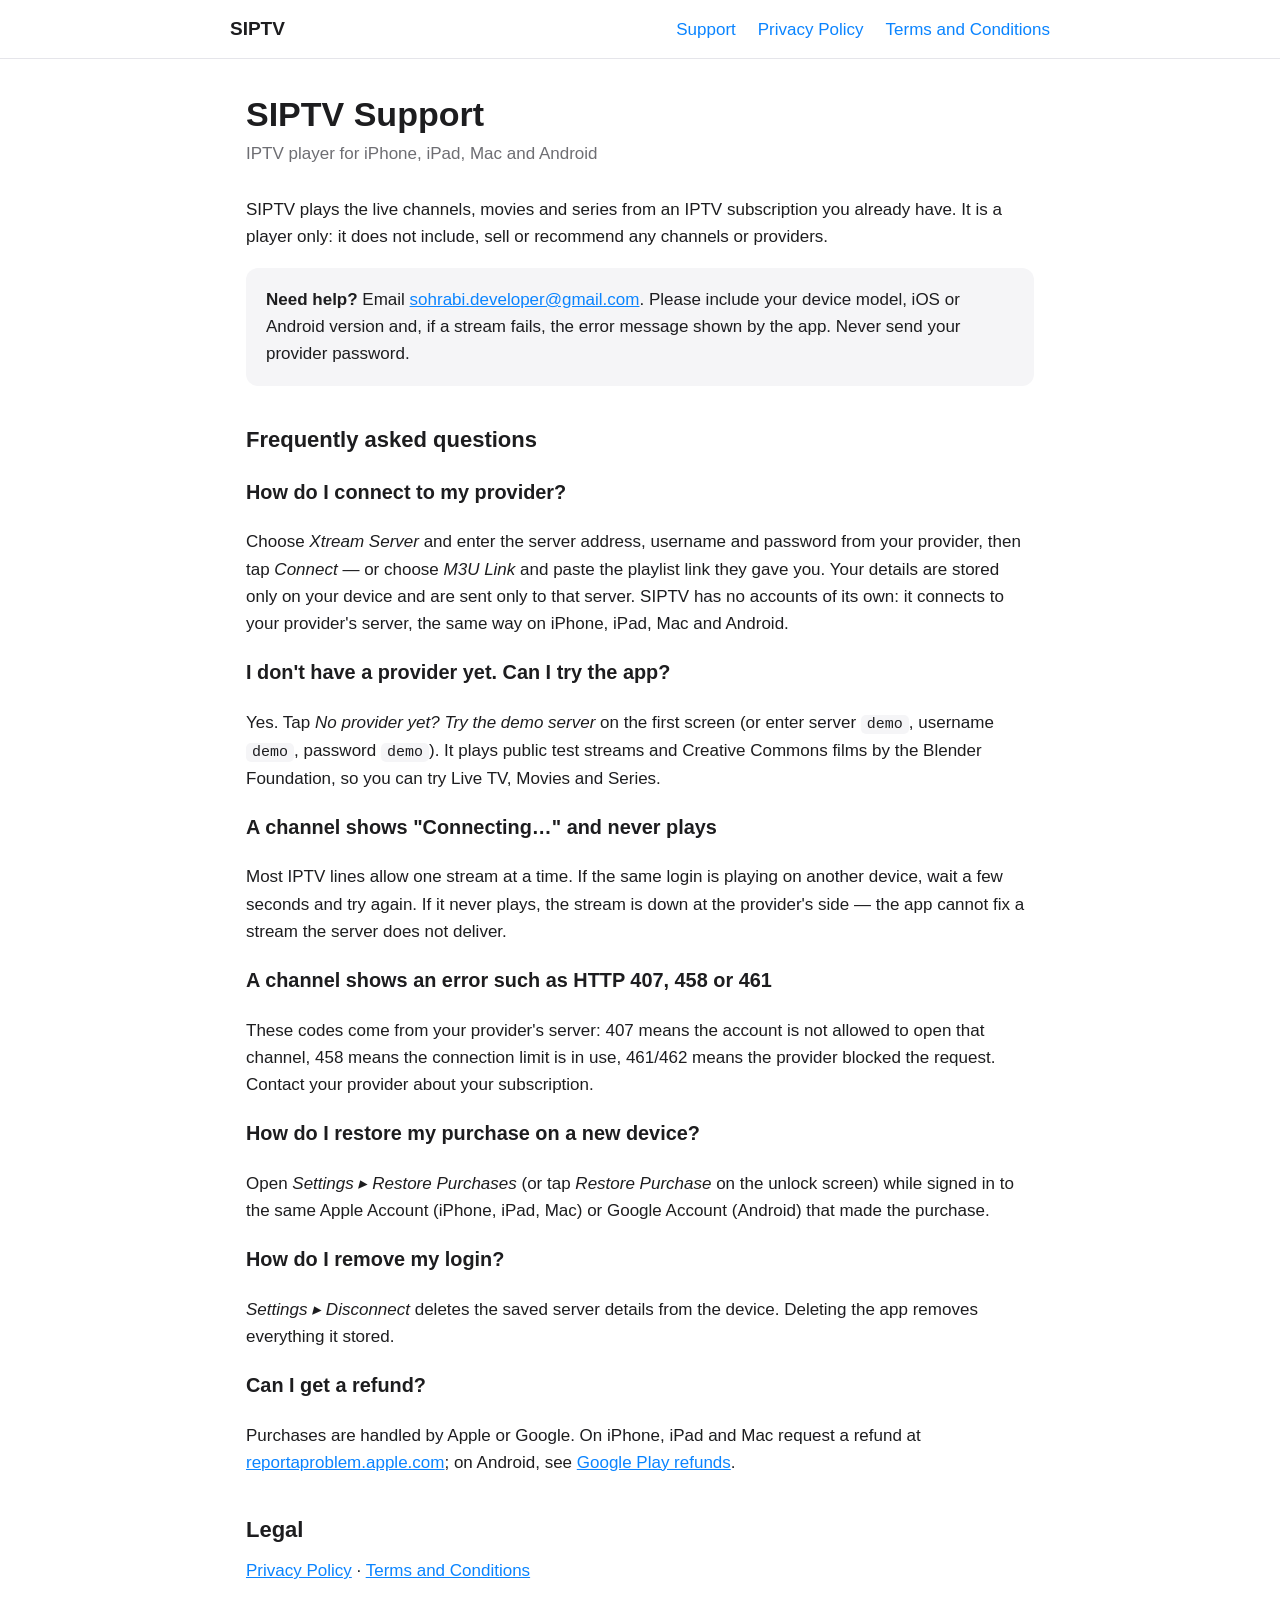
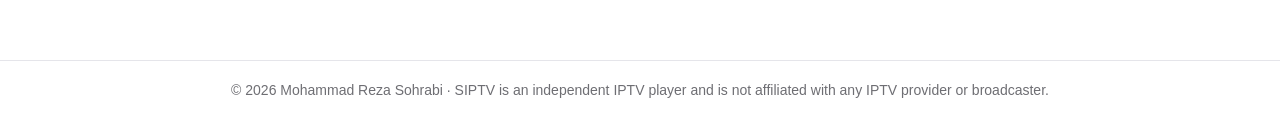
<file: index.html>
<!doctype html><html lang="en"><head><meta charset="utf-8"><meta name="viewport" content="width=device-width,initial-scale=1"><title>SIPTV Support</title><link rel="stylesheet" href="style.css"></head><body>
<header><nav><a class="brand" href="./">SIPTV</a><a href="./">Support</a><a href="privacy-policy.html">Privacy Policy</a><a href="terms-and-conditions.html">Terms and Conditions</a></nav></header>
<main>
<h1>SIPTV Support</h1>
<p class="updated">IPTV player for iPhone, iPad, Mac and Android</p>
<p>SIPTV plays the live channels, movies and series from an IPTV subscription you already have. It is a player only: it does not include, sell or recommend any channels or providers.</p>
<div class="card"><strong>Need help?</strong> Email <a href="mailto:sohrabi.developer@gmail.com">sohrabi.developer@gmail.com</a>. Please include your device model, iOS or Android version and, if a stream fails, the error message shown by the app. Never send your provider password.</div>

<h2>Frequently asked questions</h2>
<h3>How do I connect to my provider?</h3>
<p>Choose <em>Xtream Server</em> and enter the server address, username and password from your provider, then tap <em>Connect</em> — or choose <em>M3U Link</em> and paste the playlist link they gave you. Your details are stored only on your device and are sent only to that server. SIPTV has no accounts of its own: it connects to your provider's server, the same way on iPhone, iPad, Mac and Android.</p>
<h3>I don't have a provider yet. Can I try the app?</h3>
<p>Yes. Tap <em>No provider yet? Try the demo server</em> on the first screen (or enter server <code>demo</code>, username <code>demo</code>, password <code>demo</code>). It plays public test streams and Creative Commons films by the Blender Foundation, so you can try Live TV, Movies and Series.</p>
<h3>A channel shows "Connecting…" and never plays</h3>
<p>Most IPTV lines allow one stream at a time. If the same login is playing on another device, wait a few seconds and try again. If it never plays, the stream is down at the provider's side — the app cannot fix a stream the server does not deliver.</p>
<h3>A channel shows an error such as HTTP 407, 458 or 461</h3>
<p>These codes come from your provider's server: 407 means the account is not allowed to open that channel, 458 means the connection limit is in use, 461/462 means the provider blocked the request. Contact your provider about your subscription.</p>
<h3>How do I restore my purchase on a new device?</h3>
<p>Open <em>Settings ▸ Restore Purchases</em> (or tap <em>Restore Purchase</em> on the unlock screen) while signed in to the same Apple Account (iPhone, iPad, Mac) or Google Account (Android) that made the purchase.</p>
<h3>How do I remove my login?</h3>
<p><em>Settings ▸ Disconnect</em> deletes the saved server details from the device. Deleting the app removes everything it stored.</p>
<h3>Can I get a refund?</h3>
<p>Purchases are handled by Apple or Google. On iPhone, iPad and Mac request a refund at <a href="https://reportaproblem.apple.com">reportaproblem.apple.com</a>; on Android, see <a href="https://support.google.com/googleplay/answer/2479637">Google Play refunds</a>.</p>

<h2>Legal</h2>
<p><a href="privacy-policy.html">Privacy Policy</a> · <a href="terms-and-conditions.html">Terms and Conditions</a></p>
</main>
<footer>© 2026 Mohammad Reza Sohrabi · SIPTV is an independent IPTV player and is not affiliated with any IPTV provider or broadcaster.</footer>
</body></html>
</file>
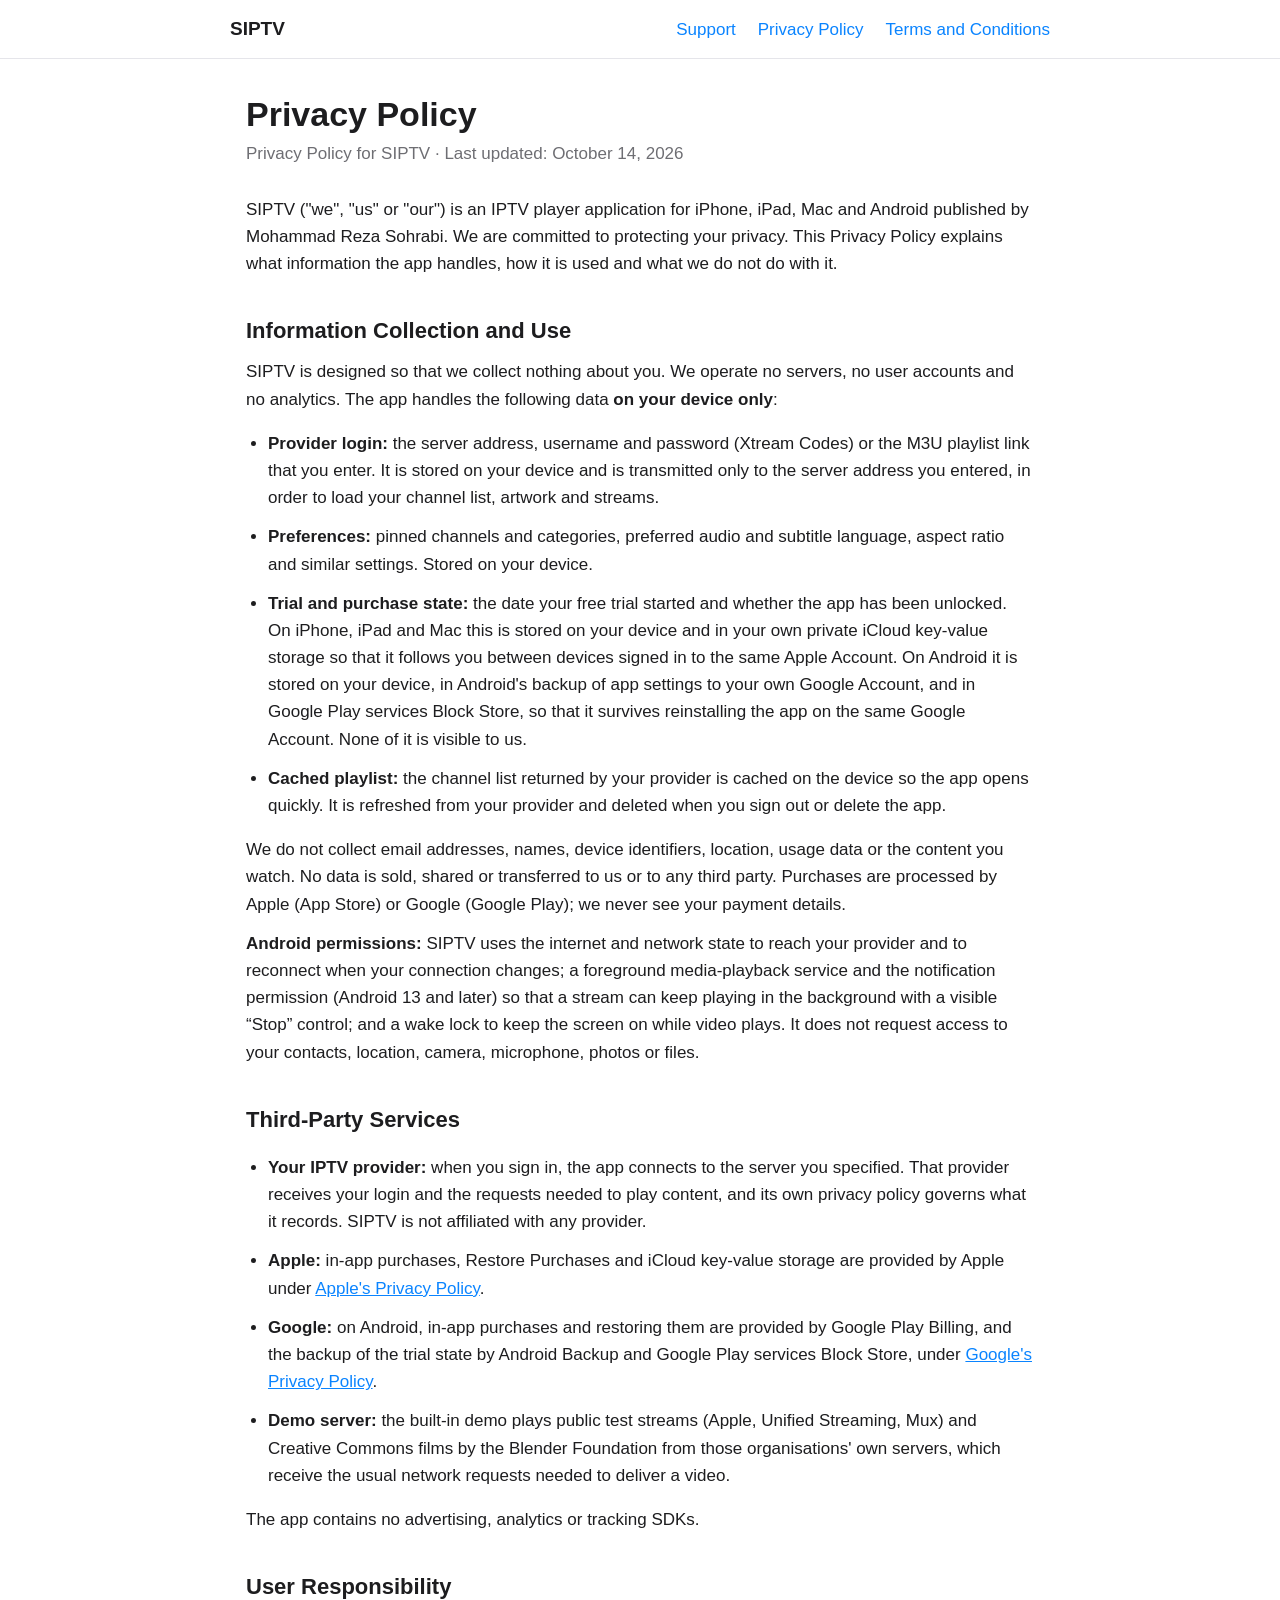
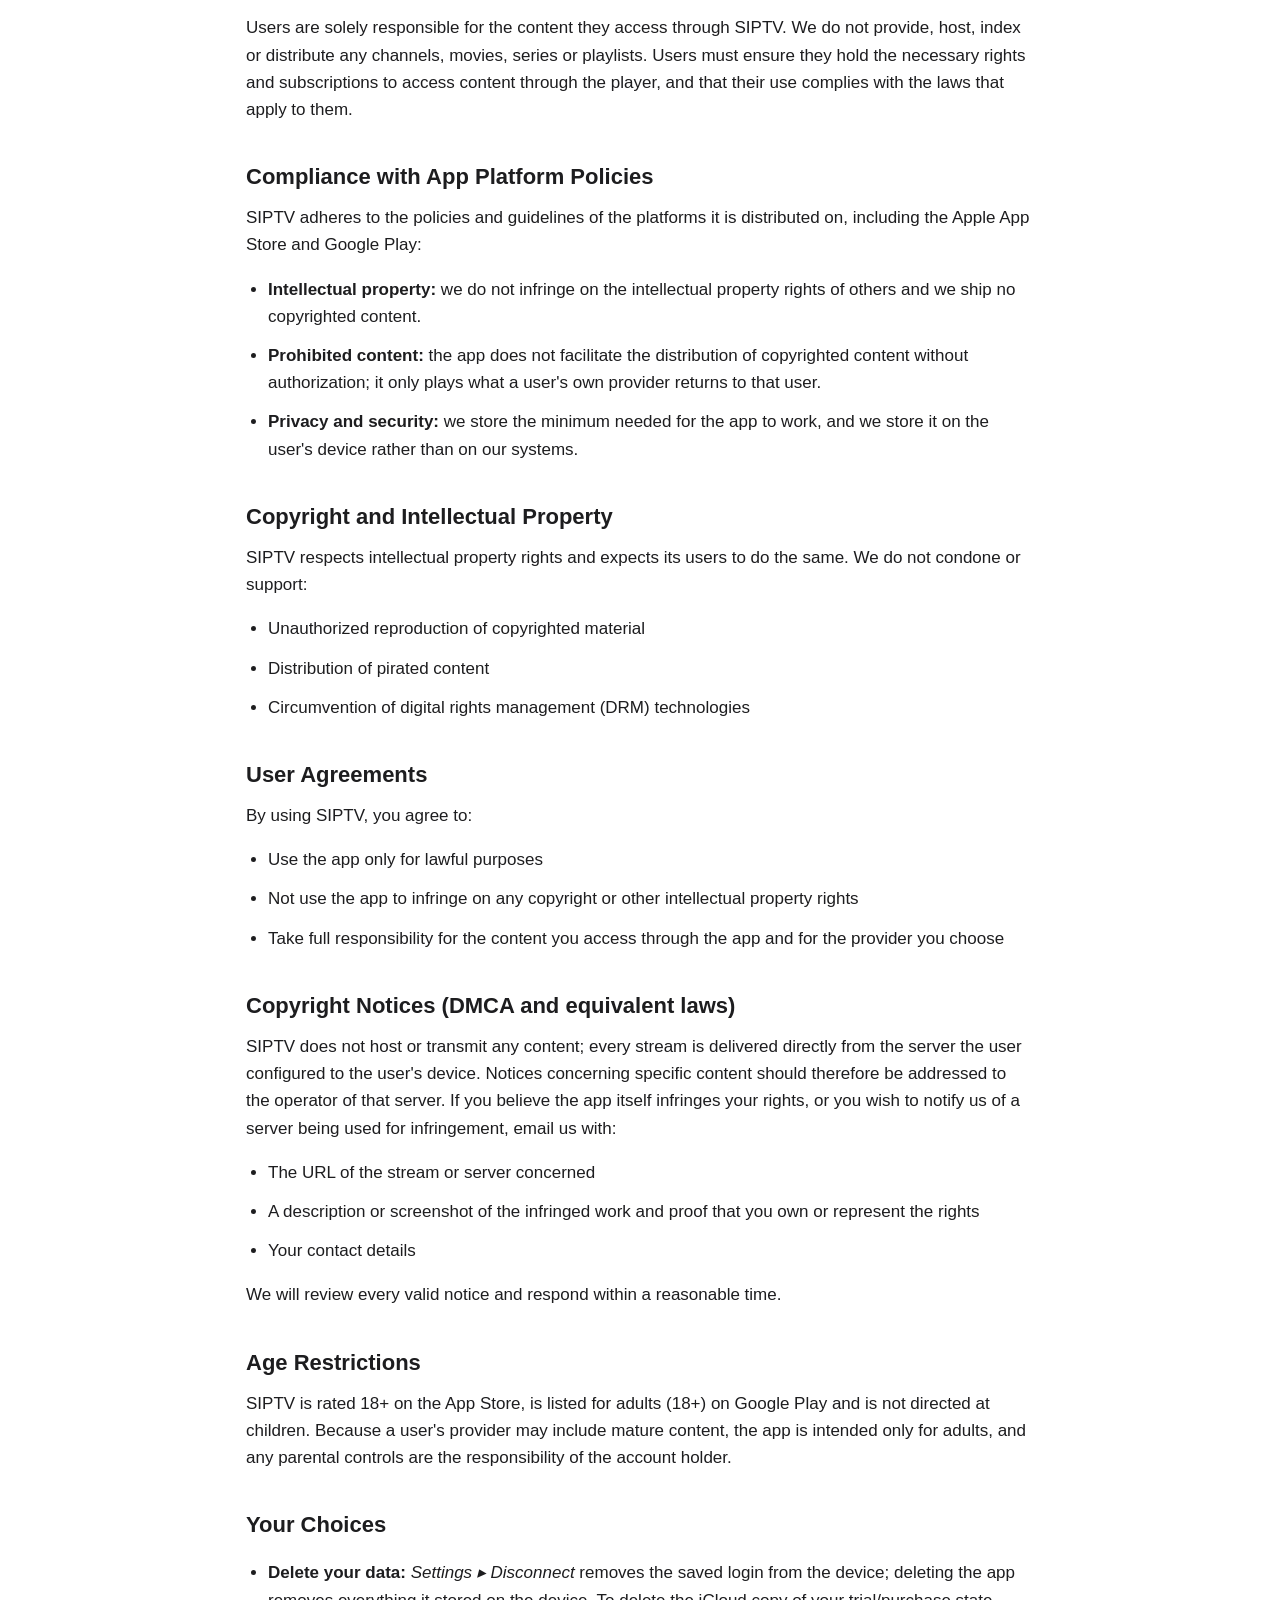
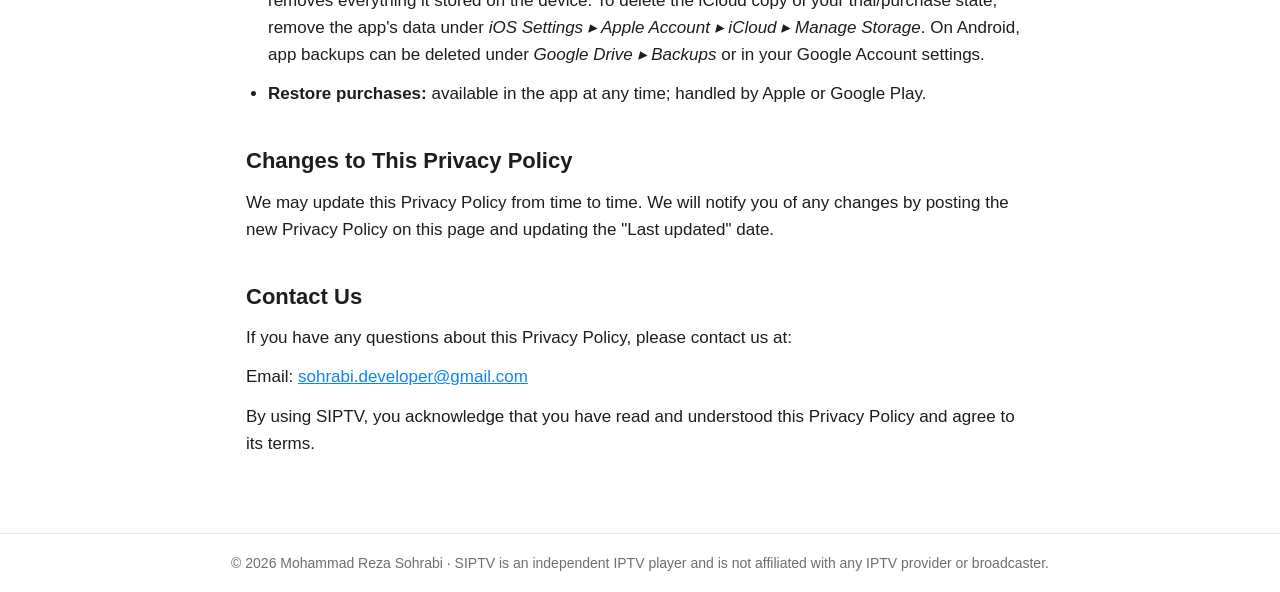
<file: privacy-policy.html>
<!doctype html><html lang="en"><head><meta charset="utf-8"><meta name="viewport" content="width=device-width,initial-scale=1"><title>Privacy Policy – SIPTV</title><link rel="stylesheet" href="style.css"></head><body>
<header><nav><a class="brand" href="./">SIPTV</a><a href="./">Support</a><a href="privacy-policy.html">Privacy Policy</a><a href="terms-and-conditions.html">Terms and Conditions</a></nav></header>
<main>
<h1>Privacy Policy</h1>
<p class="updated">Privacy Policy for SIPTV · Last updated: October 14, 2026</p>

<p>SIPTV ("we", "us" or "our") is an IPTV player application for iPhone, iPad, Mac and Android published by Mohammad Reza Sohrabi. We are committed to protecting your privacy. This Privacy Policy explains what information the app handles, how it is used and what we do not do with it.</p>

<h2>Information Collection and Use</h2>
<p>SIPTV is designed so that we collect nothing about you. We operate no servers, no user accounts and no analytics. The app handles the following data <strong>on your device only</strong>:</p>
<ul>
<li><strong>Provider login:</strong> the server address, username and password (Xtream Codes) or the M3U playlist link that you enter. It is stored on your device and is transmitted only to the server address you entered, in order to load your channel list, artwork and streams.</li>
<li><strong>Preferences:</strong> pinned channels and categories, preferred audio and subtitle language, aspect ratio and similar settings. Stored on your device.</li>
<li><strong>Trial and purchase state:</strong> the date your free trial started and whether the app has been unlocked. On iPhone, iPad and Mac this is stored on your device and in your own private iCloud key-value storage so that it follows you between devices signed in to the same Apple Account. On Android it is stored on your device, in Android's backup of app settings to your own Google Account, and in Google Play services Block Store, so that it survives reinstalling the app on the same Google Account. None of it is visible to us.</li>
<li><strong>Cached playlist:</strong> the channel list returned by your provider is cached on the device so the app opens quickly. It is refreshed from your provider and deleted when you sign out or delete the app.</li>
</ul>
<p>We do not collect email addresses, names, device identifiers, location, usage data or the content you watch. No data is sold, shared or transferred to us or to any third party. Purchases are processed by Apple (App Store) or Google (Google Play); we never see your payment details.</p>
<p><strong>Android permissions:</strong> SIPTV uses the internet and network state to reach your provider and to reconnect when your connection changes; a foreground media-playback service and the notification permission (Android 13 and later) so that a stream can keep playing in the background with a visible “Stop” control; and a wake lock to keep the screen on while video plays. It does not request access to your contacts, location, camera, microphone, photos or files.</p>

<h2>Third-Party Services</h2>
<ul>
<li><strong>Your IPTV provider:</strong> when you sign in, the app connects to the server you specified. That provider receives your login and the requests needed to play content, and its own privacy policy governs what it records. SIPTV is not affiliated with any provider.</li>
<li><strong>Apple:</strong> in-app purchases, Restore Purchases and iCloud key-value storage are provided by Apple under <a href="https://www.apple.com/legal/privacy/">Apple's Privacy Policy</a>.</li>
<li><strong>Google:</strong> on Android, in-app purchases and restoring them are provided by Google Play Billing, and the backup of the trial state by Android Backup and Google Play services Block Store, under <a href="https://policies.google.com/privacy">Google's Privacy Policy</a>.</li>
<li><strong>Demo server:</strong> the built-in demo plays public test streams (Apple, Unified Streaming, Mux) and Creative Commons films by the Blender Foundation from those organisations' own servers, which receive the usual network requests needed to deliver a video.</li>
</ul>
<p>The app contains no advertising, analytics or tracking SDKs.</p>

<h2>User Responsibility</h2>
<p>Users are solely responsible for the content they access through SIPTV. We do not provide, host, index or distribute any channels, movies, series or playlists. Users must ensure they hold the necessary rights and subscriptions to access content through the player, and that their use complies with the laws that apply to them.</p>

<h2>Compliance with App Platform Policies</h2>
<p>SIPTV adheres to the policies and guidelines of the platforms it is distributed on, including the Apple App Store and Google Play:</p>
<ul>
<li><strong>Intellectual property:</strong> we do not infringe on the intellectual property rights of others and we ship no copyrighted content.</li>
<li><strong>Prohibited content:</strong> the app does not facilitate the distribution of copyrighted content without authorization; it only plays what a user's own provider returns to that user.</li>
<li><strong>Privacy and security:</strong> we store the minimum needed for the app to work, and we store it on the user's device rather than on our systems.</li>
</ul>

<h2>Copyright and Intellectual Property</h2>
<p>SIPTV respects intellectual property rights and expects its users to do the same. We do not condone or support:</p>
<ul>
<li>Unauthorized reproduction of copyrighted material</li>
<li>Distribution of pirated content</li>
<li>Circumvention of digital rights management (DRM) technologies</li>
</ul>

<h2>User Agreements</h2>
<p>By using SIPTV, you agree to:</p>
<ul>
<li>Use the app only for lawful purposes</li>
<li>Not use the app to infringe on any copyright or other intellectual property rights</li>
<li>Take full responsibility for the content you access through the app and for the provider you choose</li>
</ul>

<h2>Copyright Notices (DMCA and equivalent laws)</h2>
<p>SIPTV does not host or transmit any content; every stream is delivered directly from the server the user configured to the user's device. Notices concerning specific content should therefore be addressed to the operator of that server. If you believe the app itself infringes your rights, or you wish to notify us of a server being used for infringement, email us with:</p>
<ul>
<li>The URL of the stream or server concerned</li>
<li>A description or screenshot of the infringed work and proof that you own or represent the rights</li>
<li>Your contact details</li>
</ul>
<p>We will review every valid notice and respond within a reasonable time.</p>

<h2>Age Restrictions</h2>
<p>SIPTV is rated 18+ on the App Store, is listed for adults (18+) on Google Play and is not directed at children. Because a user's provider may include mature content, the app is intended only for adults, and any parental controls are the responsibility of the account holder.</p>

<h2>Your Choices</h2>
<ul>
<li><strong>Delete your data:</strong> <em>Settings ▸ Disconnect</em> removes the saved login from the device; deleting the app removes everything it stored on the device. To delete the iCloud copy of your trial/purchase state, remove the app's data under <em>iOS Settings ▸ Apple Account ▸ iCloud ▸ Manage Storage</em>. On Android, app backups can be deleted under <em>Google Drive ▸ Backups</em> or in your Google Account settings.</li>
<li><strong>Restore purchases:</strong> available in the app at any time; handled by Apple or Google Play.</li>
</ul>

<h2>Changes to This Privacy Policy</h2>
<p>We may update this Privacy Policy from time to time. We will notify you of any changes by posting the new Privacy Policy on this page and updating the "Last updated" date.</p>

<h2>Contact Us</h2>
<p>If you have any questions about this Privacy Policy, please contact us at:</p>
<p>Email: <a href="mailto:sohrabi.developer@gmail.com">sohrabi.developer@gmail.com</a></p>
<p>By using SIPTV, you acknowledge that you have read and understood this Privacy Policy and agree to its terms.</p>
</main>
<footer>© 2026 Mohammad Reza Sohrabi · SIPTV is an independent IPTV player and is not affiliated with any IPTV provider or broadcaster.</footer>
</body></html>
</file>
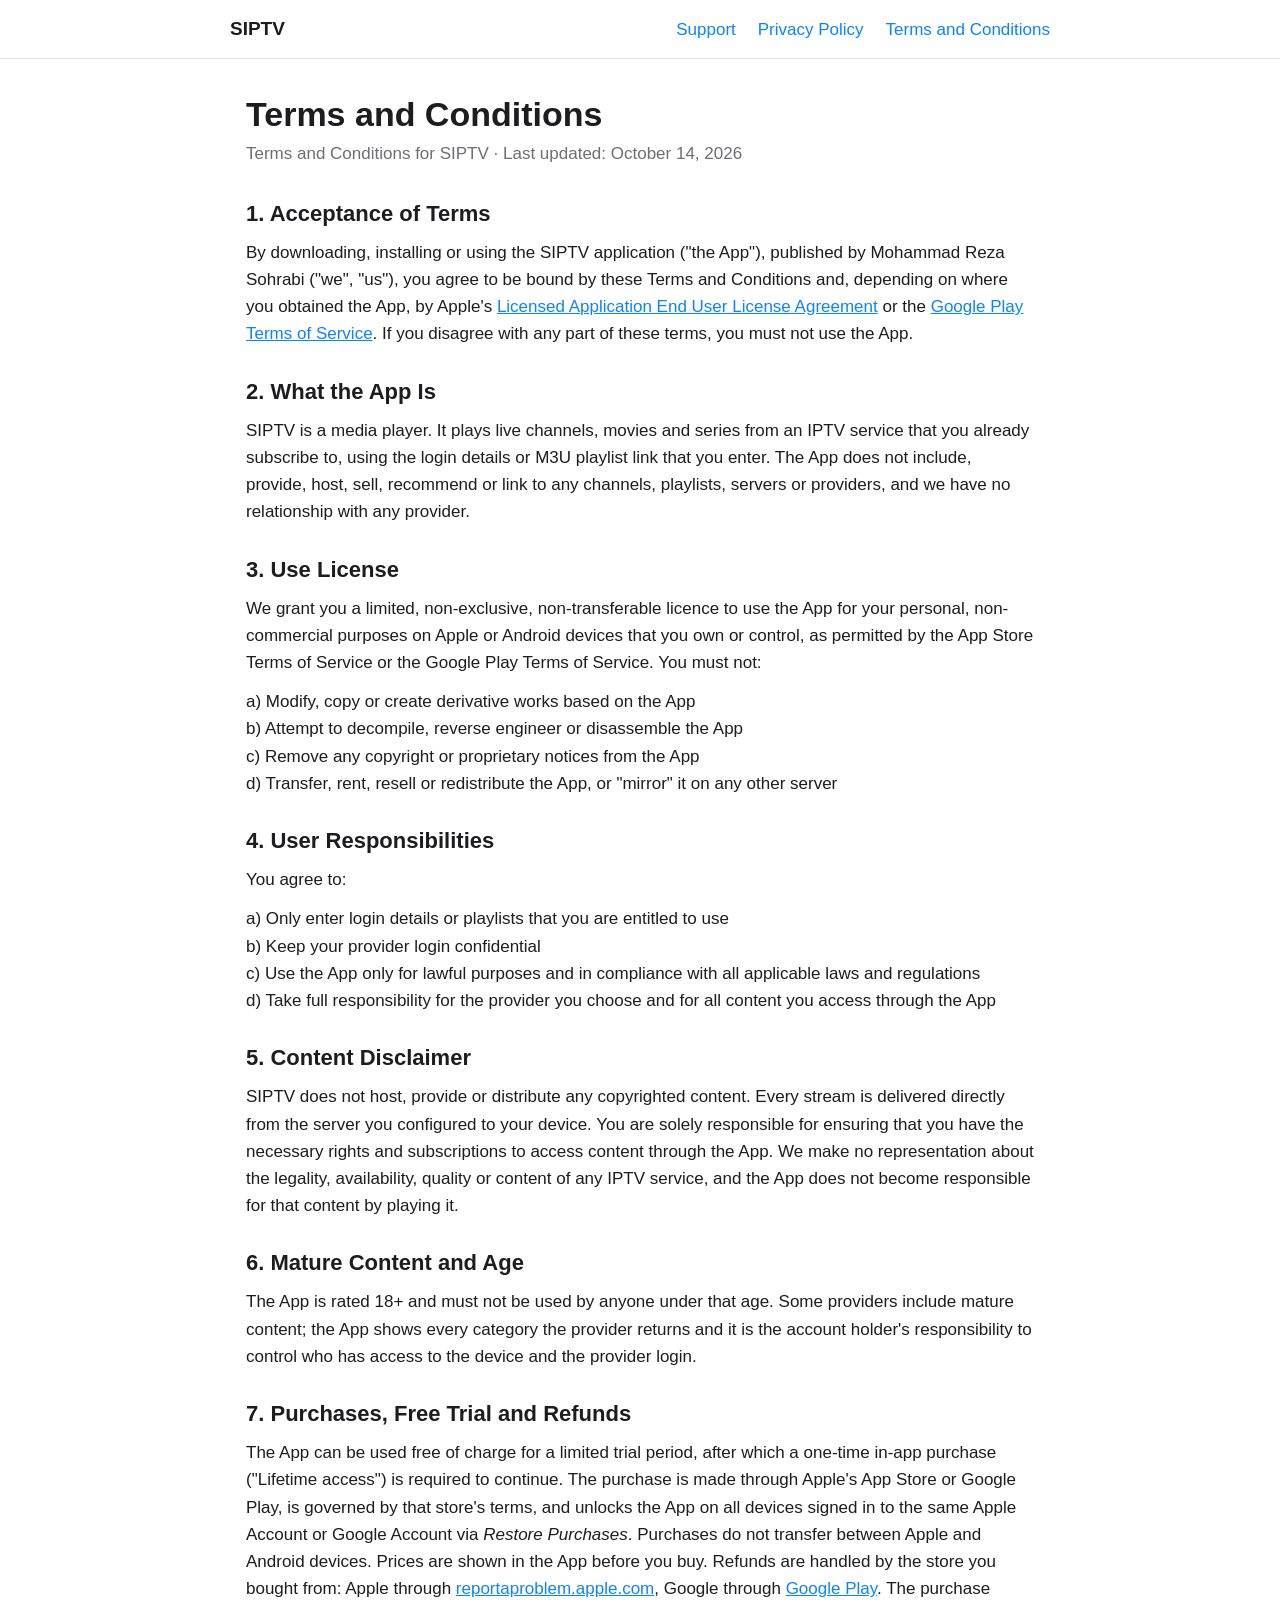
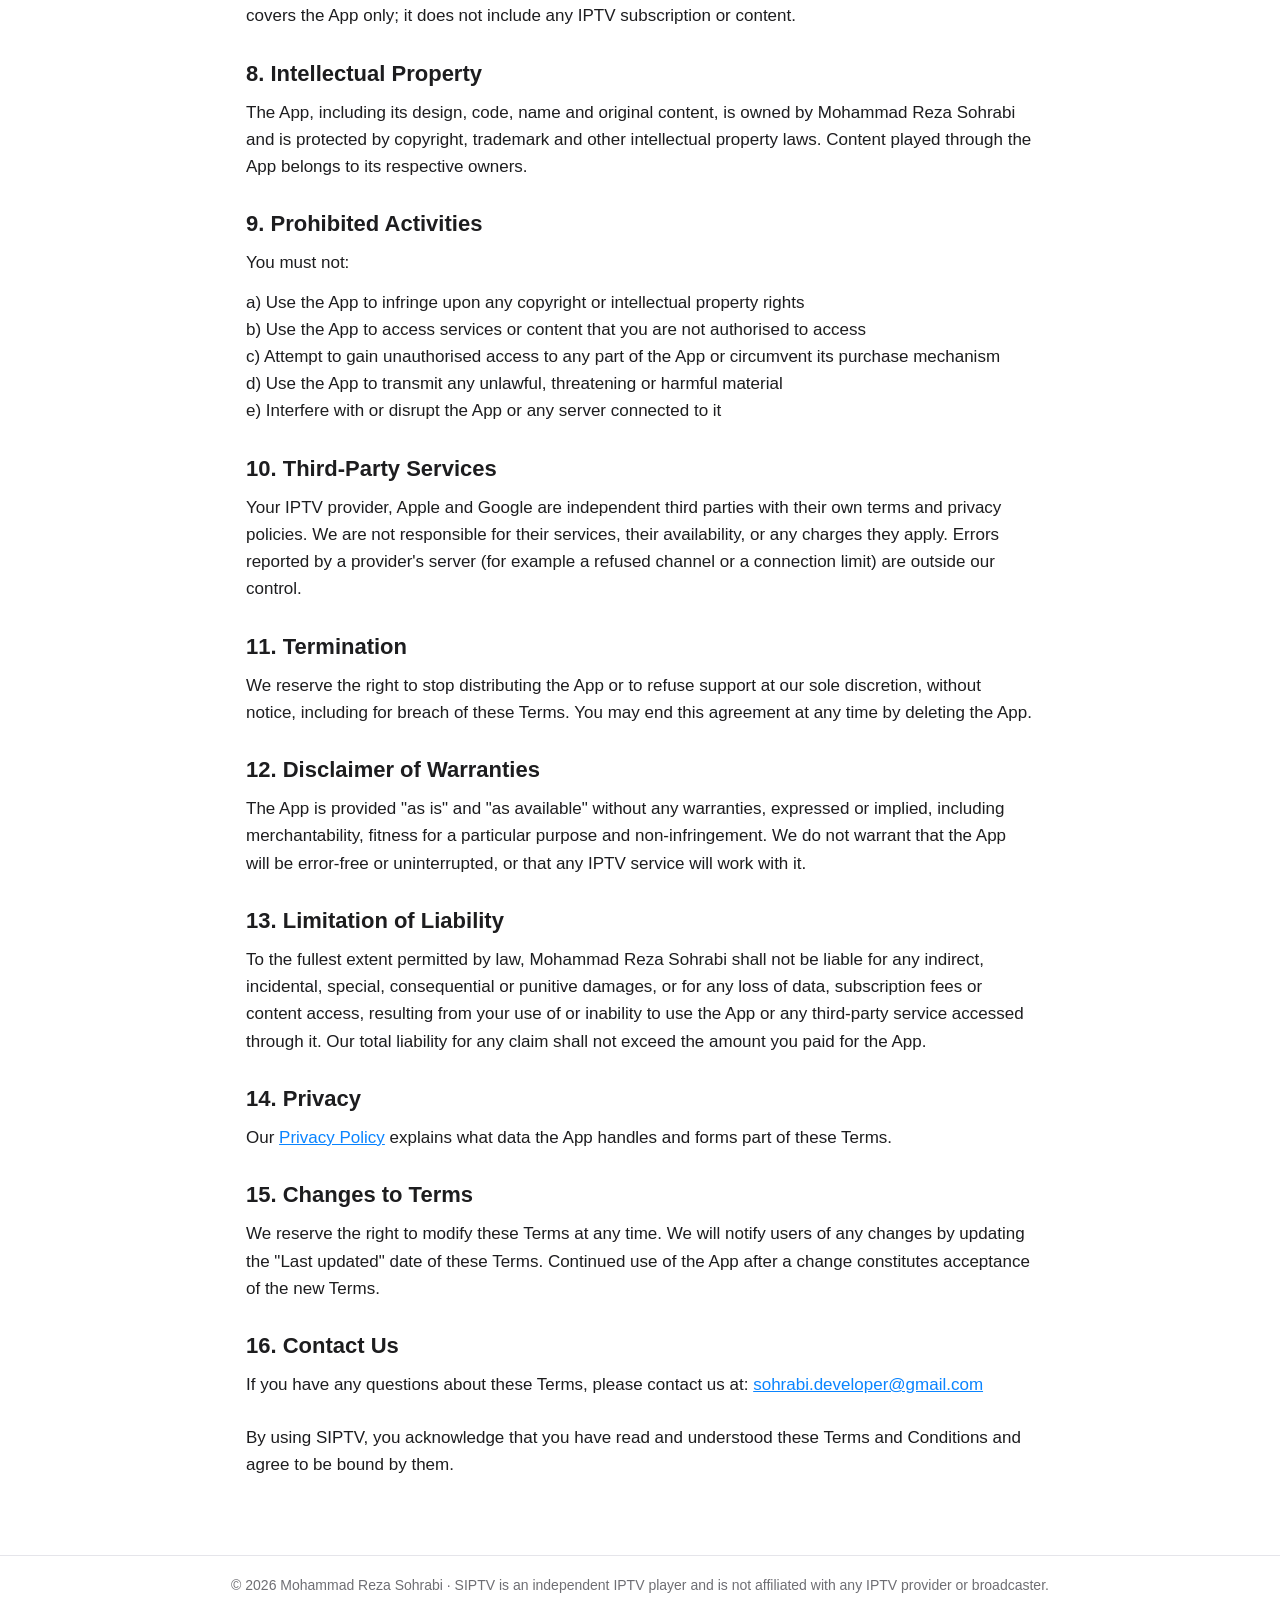
<file: terms-and-conditions.html>
<!doctype html><html lang="en"><head><meta charset="utf-8"><meta name="viewport" content="width=device-width,initial-scale=1"><title>Terms and Conditions – SIPTV</title><link rel="stylesheet" href="style.css"></head><body>
<header><nav><a class="brand" href="./">SIPTV</a><a href="./">Support</a><a href="privacy-policy.html">Privacy Policy</a><a href="terms-and-conditions.html">Terms and Conditions</a></nav></header>
<main>
<h1>Terms and Conditions</h1>
<p class="updated">Terms and Conditions for SIPTV · Last updated: October 14, 2026</p>

<ol class="terms">
<li><h2>Acceptance of Terms</h2>
<p>By downloading, installing or using the SIPTV application ("the App"), published by Mohammad Reza Sohrabi ("we", "us"), you agree to be bound by these Terms and Conditions and, depending on where you obtained the App, by Apple's <a href="https://www.apple.com/legal/internet-services/itunes/dev/stdeula/">Licensed Application End User License Agreement</a> or the <a href="https://play.google.com/about/play-terms/">Google Play Terms of Service</a>. If you disagree with any part of these terms, you must not use the App.</p></li>

<li><h2>What the App Is</h2>
<p>SIPTV is a media player. It plays live channels, movies and series from an IPTV service that you already subscribe to, using the login details or M3U playlist link that you enter. The App does not include, provide, host, sell, recommend or link to any channels, playlists, servers or providers, and we have no relationship with any provider.</p></li>

<li><h2>Use License</h2>
<p>We grant you a limited, non-exclusive, non-transferable licence to use the App for your personal, non-commercial purposes on Apple or Android devices that you own or control, as permitted by the App Store Terms of Service or the Google Play Terms of Service. You must not:</p>
<p>a) Modify, copy or create derivative works based on the App<br>
b) Attempt to decompile, reverse engineer or disassemble the App<br>
c) Remove any copyright or proprietary notices from the App<br>
d) Transfer, rent, resell or redistribute the App, or "mirror" it on any other server</p></li>

<li><h2>User Responsibilities</h2>
<p>You agree to:</p>
<p>a) Only enter login details or playlists that you are entitled to use<br>
b) Keep your provider login confidential<br>
c) Use the App only for lawful purposes and in compliance with all applicable laws and regulations<br>
d) Take full responsibility for the provider you choose and for all content you access through the App</p></li>

<li><h2>Content Disclaimer</h2>
<p>SIPTV does not host, provide or distribute any copyrighted content. Every stream is delivered directly from the server you configured to your device. You are solely responsible for ensuring that you have the necessary rights and subscriptions to access content through the App. We make no representation about the legality, availability, quality or content of any IPTV service, and the App does not become responsible for that content by playing it.</p></li>

<li><h2>Mature Content and Age</h2>
<p>The App is rated 18+ and must not be used by anyone under that age. Some providers include mature content; the App shows every category the provider returns and it is the account holder's responsibility to control who has access to the device and the provider login.</p></li>

<li><h2>Purchases, Free Trial and Refunds</h2>
<p>The App can be used free of charge for a limited trial period, after which a one-time in-app purchase ("Lifetime access") is required to continue. The purchase is made through Apple's App Store or Google Play, is governed by that store's terms, and unlocks the App on all devices signed in to the same Apple Account or Google Account via <em>Restore Purchases</em>. Purchases do not transfer between Apple and Android devices. Prices are shown in the App before you buy. Refunds are handled by the store you bought from: Apple through <a href="https://reportaproblem.apple.com">reportaproblem.apple.com</a>, Google through <a href="https://support.google.com/googleplay/answer/2479637">Google Play</a>. The purchase covers the App only; it does not include any IPTV subscription or content.</p></li>

<li><h2>Intellectual Property</h2>
<p>The App, including its design, code, name and original content, is owned by Mohammad Reza Sohrabi and is protected by copyright, trademark and other intellectual property laws. Content played through the App belongs to its respective owners.</p></li>

<li><h2>Prohibited Activities</h2>
<p>You must not:</p>
<p>a) Use the App to infringe upon any copyright or intellectual property rights<br>
b) Use the App to access services or content that you are not authorised to access<br>
c) Attempt to gain unauthorised access to any part of the App or circumvent its purchase mechanism<br>
d) Use the App to transmit any unlawful, threatening or harmful material<br>
e) Interfere with or disrupt the App or any server connected to it</p></li>

<li><h2>Third-Party Services</h2>
<p>Your IPTV provider, Apple and Google are independent third parties with their own terms and privacy policies. We are not responsible for their services, their availability, or any charges they apply. Errors reported by a provider's server (for example a refused channel or a connection limit) are outside our control.</p></li>

<li><h2>Termination</h2>
<p>We reserve the right to stop distributing the App or to refuse support at our sole discretion, without notice, including for breach of these Terms. You may end this agreement at any time by deleting the App.</p></li>

<li><h2>Disclaimer of Warranties</h2>
<p>The App is provided "as is" and "as available" without any warranties, expressed or implied, including merchantability, fitness for a particular purpose and non-infringement. We do not warrant that the App will be error-free or uninterrupted, or that any IPTV service will work with it.</p></li>

<li><h2>Limitation of Liability</h2>
<p>To the fullest extent permitted by law, Mohammad Reza Sohrabi shall not be liable for any indirect, incidental, special, consequential or punitive damages, or for any loss of data, subscription fees or content access, resulting from your use of or inability to use the App or any third-party service accessed through it. Our total liability for any claim shall not exceed the amount you paid for the App.</p></li>

<li><h2>Privacy</h2>
<p>Our <a href="privacy-policy.html">Privacy Policy</a> explains what data the App handles and forms part of these Terms.</p></li>

<li><h2>Changes to Terms</h2>
<p>We reserve the right to modify these Terms at any time. We will notify users of any changes by updating the "Last updated" date of these Terms. Continued use of the App after a change constitutes acceptance of the new Terms.</p></li>

<li><h2>Contact Us</h2>
<p>If you have any questions about these Terms, please contact us at: <a href="mailto:sohrabi.developer@gmail.com">sohrabi.developer@gmail.com</a></p></li>
</ol>

<p>By using SIPTV, you acknowledge that you have read and understood these Terms and Conditions and agree to be bound by them.</p>
</main>
<footer>© 2026 Mohammad Reza Sohrabi · SIPTV is an independent IPTV player and is not affiliated with any IPTV provider or broadcaster.</footer>
</body></html>
</file>
<file: style.css>
:root{--bg:#fff;--fg:#1d1d1f;--muted:#6e6e73;--accent:#0a84ff;--rule:#e5e5ea;--card:#f5f5f7}
@media (prefers-color-scheme:dark){:root{--bg:#0f0f12;--fg:#f2f2f7;--muted:#a1a1a6;--accent:#4aa3ff;--rule:#2c2c31;--card:#1a1a1f}}
*{box-sizing:border-box}
body{margin:0;background:var(--bg);color:var(--fg);font:17px/1.6 -apple-system,BlinkMacSystemFont,"Segoe UI",Roboto,Helvetica,Arial,sans-serif;-webkit-font-smoothing:antialiased}
header{border-bottom:1px solid var(--rule);padding:14px 16px}
header nav{max-width:820px;margin:0 auto;display:flex;gap:22px;align-items:center;flex-wrap:wrap}
header .brand{font-weight:700;font-size:19px;text-decoration:none;color:var(--fg);margin-right:auto}
header a{color:var(--accent);text-decoration:none}
main{max-width:820px;margin:0 auto;padding:36px 16px 64px}
h1{font-size:34px;line-height:1.15;margin:0 0 6px}
.updated{color:var(--muted);margin:0 0 28px}
h2{font-size:22px;margin:36px 0 10px}
p,li{margin:0 0 12px}
ol.terms{padding-left:0;list-style:none;counter-reset:s}
ol.terms>li{counter-increment:s;margin:26px 0}
ol.terms>li>h2{margin:0 0 8px}
ol.terms>li>h2::before{content:counter(s) ". "}
ul{padding-left:22px}
a{color:var(--accent)}
.card{background:var(--card);border-radius:12px;padding:18px 20px;margin:18px 0}
footer{border-top:1px solid var(--rule);color:var(--muted);font-size:14px;padding:18px 16px;text-align:center}
code{background:var(--card);padding:1px 6px;border-radius:5px;font-size:15px}
</file>
